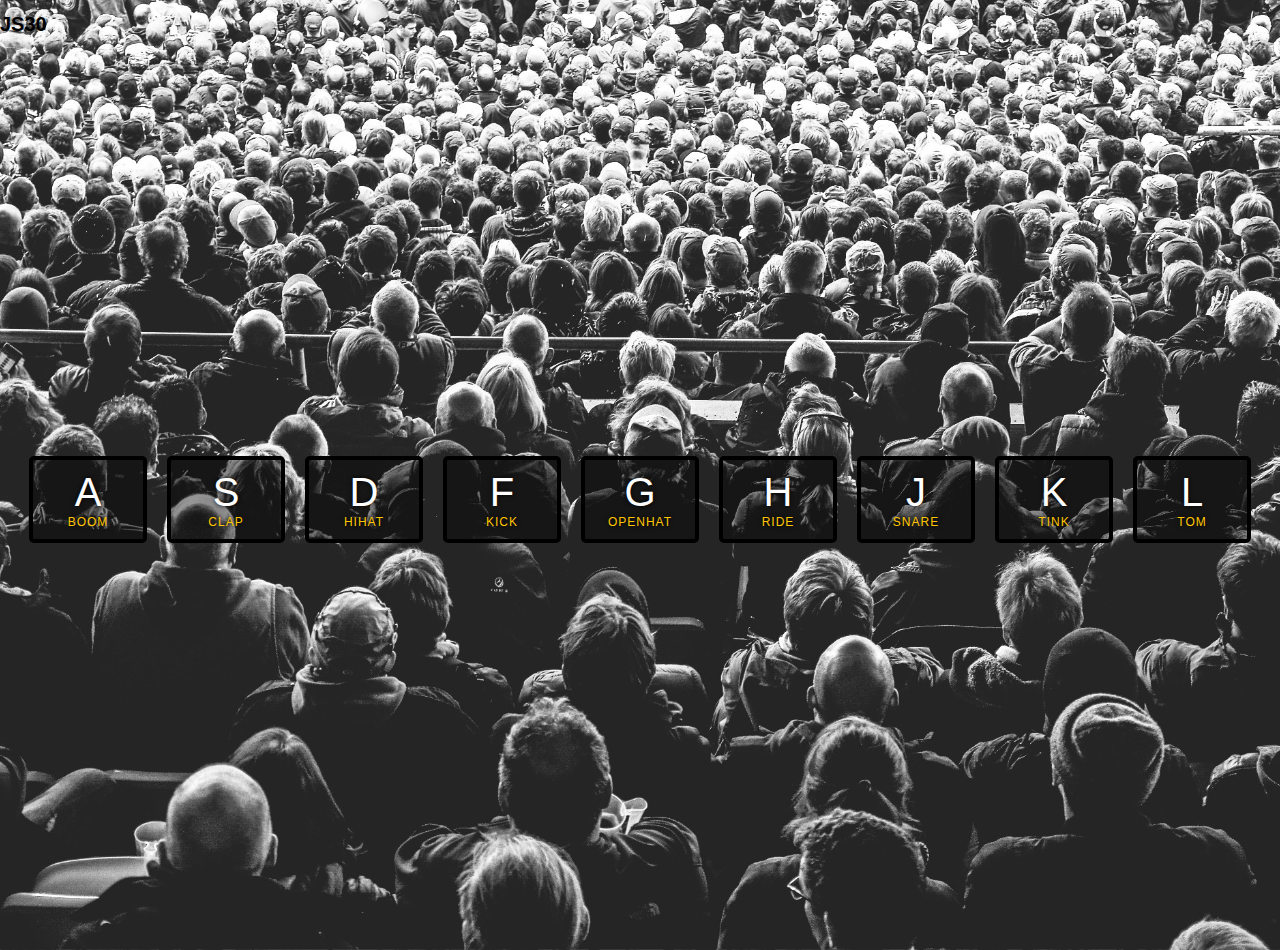
<file: index.html>
<!DOCTYPE html>
<html lang="en">

<head>
    <meta charset="UTF-8">
    <meta http-equiv="X-UA-Compatible" content="IE=edge">
    <meta name="viewport" content="width=device-width, initial-scale=1.0">
    <title>Drum kit</title>
    <link rel="stylesheet" href="css.css">
</head>

<body>
    <h1>JS30</h1>
    <div class="keys">
        <div data-key="65" class="key">
            <span>A</span>
            <span class="sound">boom</span>
        </div>
        <div data-key="83" class="key">
            <span>S</span>
            <span class="sound">clap</span>
        </div>
        <div data-key="68" class="key">
            <span>D</span>
            <span class="sound">hihat</span>
        </div>
        <div data-key="70" class="key">
            <span>F</span>
            <span class="sound">kick</span>
        </div>
        <div data-key="71" class="key">
            <span>G</span>
            <span class="sound">openhat</span>
        </div>
        <div data-key="72" class="key">
            <span>H</span>
            <span class="sound">ride</span>
        </div>
        <div data-key="74" class="key">
            <span>J</span>
            <span class="sound">snare</span>
        </div>
        <div data-key="75" class="key">
            <span>K</span>
            <span class="sound">tink</span>
        </div>
        <div data-key="76" class="key">
            <span>L</span>
            <span class="sound">tom</span>
        </div>
    </div>
    <audio data-key="65" src="sounds/boom.wav"></audio>
    <audio data-key="83" src="sounds/clap.wav"></audio>
    <audio data-key="68" src="sounds/hihat.wav"></audio>
    <audio data-key="70" src="sounds/kick.wav"></audio>
    <audio data-key="71" src="sounds/openhat.wav"></audio>
    <audio data-key="72" src="sounds/ride.wav"></audio>
    <audio data-key="74" src="sounds/snare.wav"></audio>
    <audio data-key="75" src="sounds/tink.wav"></audio>
    <audio data-key="76" src="sounds/tom.wav"></audio>

    <!--<button onclick="playmusic()" type="button">play</button>
    <button onclick="pausemusic()" type="button">pause</button>-->

    <script>

       
        function playsound(e){
            const audio = document.querySelector(`audio[data-key = "${e.keyCode}"]`);
            const key = document.querySelector(`div[data-key = "${e.keyCode}"]`);
            if (!audio) return;
            audio.currentTime = 0;
            audio.play();
            console.log(key);
            key.classList.add('playing');

        }
        function removeTransition(e){
            if(e.propertyName !== 'transform') return;
            this.classList.remove('playing');

        }
        const keys = document.querySelectorAll('.key');
        keys.forEach(key => key.addEventListener('transitionend',removeTransition));

        window.addEventListener('keydown',playsound);




        /*function playmusic() {
            audio.play();
        }
        function pausemusic() {
            audio.pause();
        }*/




    </script>







</body>

</html>
</file>
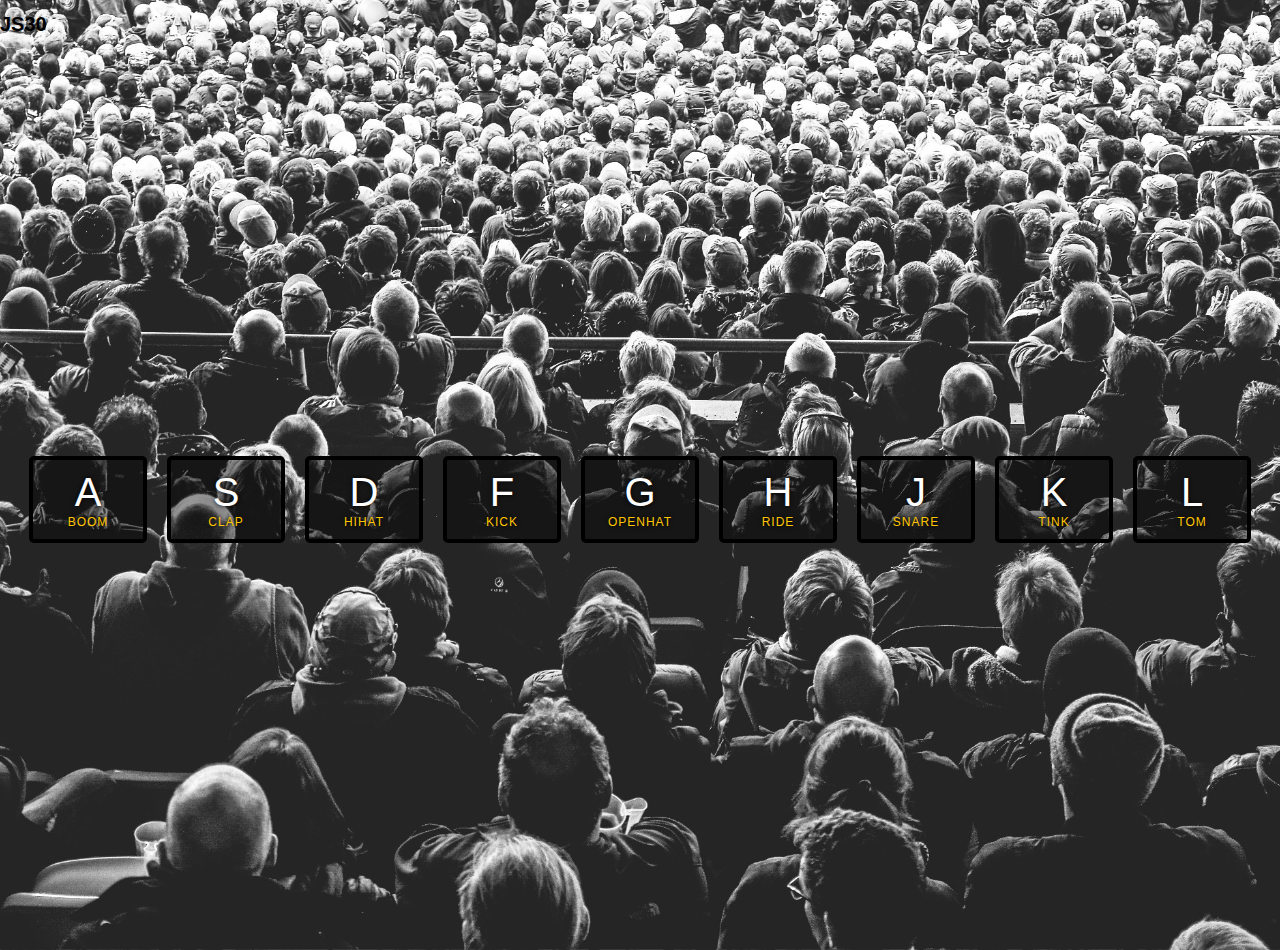
<file: day1/index.html>
<!DOCTYPE html>
<html lang="en">

<head>
    <meta charset="UTF-8">
    <meta http-equiv="X-UA-Compatible" content="IE=edge">
    <meta name="viewport" content="width=device-width, initial-scale=1.0">
    <title>Drum kit</title>
    <link rel="stylesheet" href="css.css">
</head>

<body>
    <h1>JS30</h1>
    <div class="keys">
        <div data-key="65" class="key">
            <span>A</span>
            <span class="sound">boom</span>
        </div>
        <div data-key="83" class="key">
            <span>S</span>
            <span class="sound">clap</span>
        </div>
        <div data-key="68" class="key">
            <span>D</span>
            <span class="sound">hihat</span>
        </div>
        <div data-key="70" class="key">
            <span>F</span>
            <span class="sound">kick</span>
        </div>
        <div data-key="71" class="key">
            <span>G</span>
            <span class="sound">openhat</span>
        </div>
        <div data-key="72" class="key">
            <span>H</span>
            <span class="sound">ride</span>
        </div>
        <div data-key="74" class="key">
            <span>J</span>
            <span class="sound">snare</span>
        </div>
        <div data-key="75" class="key">
            <span>K</span>
            <span class="sound">tink</span>
        </div>
        <div data-key="76" class="key">
            <span>L</span>
            <span class="sound">tom</span>
        </div>
    </div>
    <audio data-key="65" src="sounds/boom.wav"></audio>
    <audio data-key="83" src="sounds/clap.wav"></audio>
    <audio data-key="68" src="sounds/hihat.wav"></audio>
    <audio data-key="70" src="sounds/kick.wav"></audio>
    <audio data-key="71" src="sounds/openhat.wav"></audio>
    <audio data-key="72" src="sounds/ride.wav"></audio>
    <audio data-key="74" src="sounds/snare.wav"></audio>
    <audio data-key="75" src="sounds/tink.wav"></audio>
    <audio data-key="76" src="sounds/tom.wav"></audio>

    <!--<button onclick="playmusic()" type="button">play</button>
    <button onclick="pausemusic()" type="button">pause</button>-->

    <script>

       
        function playsound(e){
            const audio = document.querySelector(`audio[data-key = "${e.keyCode}"]`);
            const key = document.querySelector(`div[data-key = "${e.keyCode}"]`);
            if (!audio) return;
            audio.currentTime = 0;
            audio.play();
            
            key.classList.add('playing');

        }
        function removeTransition(e){
            if(e.propertyName !== 'transform') return;
            this.classList.remove('playing');

        }
        const keys = document.querySelectorAll('.key');

        keys.forEach(key => key.addEventListener('transitionend',removeTransition));

        window.addEventListener('keydown',playsound);




        /*function playmusic() {
            audio.play();
        }
        function pausemusic() {
            audio.pause();
        }*/



    </script>






</body>

</html>
</file>
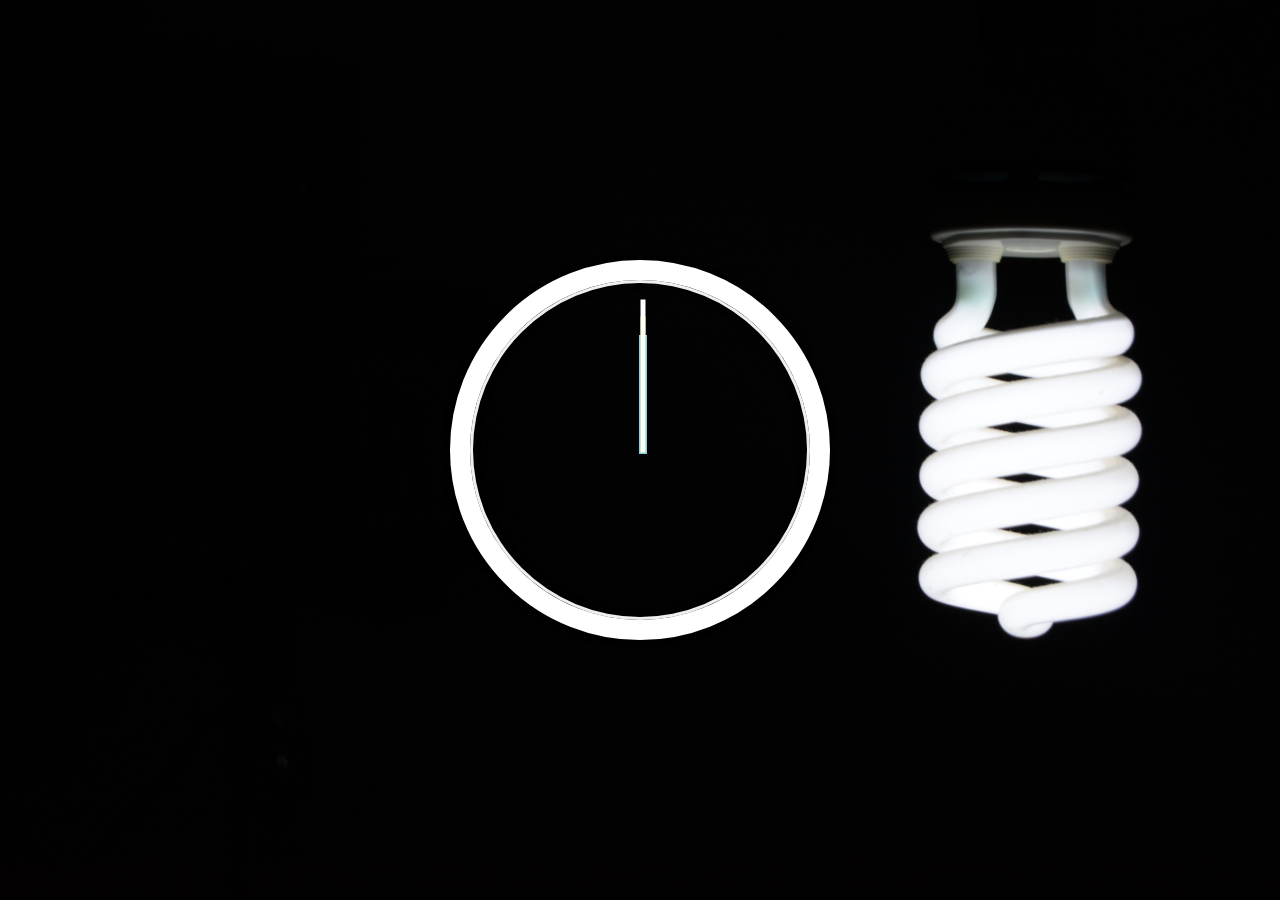
<file: day2/index.html>
<!DOCTYPE html>
<html lang="en">

<head>
    <meta charset="UTF-8">
    <meta http-equiv="X-UA-Compatible" content="IE=edge">
    <meta name="viewport" content="width=device-width, initial-scale=1.0">
    <title>JS Clock</title>
</head>

<body>
    <div class="clock">
        <div class="clock_face">
            <div class="hour_hand"></div>
            <div class="min_hand"></div>
            <div class="sec_hand"></div>
        </div>


    </div>


    <style>
        html {
            background: url(./background.jpg);
            background-size: cover;
            text-align: center;
            font-family: 'helvetica neue';
            font-size: 10px;
        }

        body {
            margin: 0;
            font-size: 2rem;
            display: flex;
            flex: 1;
            min-height: 100vh;
            align-items: center;
        }

        .clock {
            width: 30rem;
            height: 30rem;
            border: 20px solid white;
            border-radius: 50%;
            margin: 50px auto;
            position: relative;
            padding: 2rem;
            box-shadow:
                0 0 0 4px rgba(0, 0, 0, 0.1),
                inset 0 0 0 3px #EFEFEF,
                inset 0 0 10px black,
                0 0 10px rgba(0, 0, 0, 0.2);
        }

        .clock-face {
            position: relative;
            width: 100%;
            height: 100%;
            transform: translateY(-3px);

        }

        .sec_hand {
            width: 45%;
            height: 5px;
            background: white;
            position: absolute;
            top: 50%;
            transform-origin: 100%;
            transition-timing-function: ease-in-out;
            transform: rotate(90deg);
            transition: all 0.5s;

        }

        .hour_hand {
            width: 35%;
            margin-left: 10%;
            height: 8px;
            background: skyblue;
            position: absolute;
            top: 50%;
            transform-origin: 100%;
            transform: rotate(90deg);
            transition-timing-function: ease-in-out;
            transition: all 0.5s;
        }

        .min_hand {
            width: 40%;
            margin-left: 5%;
            height: 5px;
            background: yellowgreen;
            position: absolute;
            top: 50%;
            transform-origin: 100%;
            transform: rotate(90deg);
            transition-timing-function: ease-in-out;
            transition: all 0.5s;
        }
    </style>

    <script>
        const secHand = document.querySelector('.sec_hand');
        const minHand = document.querySelector('.min_hand');
        const hourHand = document.querySelector('.hour_hand');

        function setDate() {
            const now = new Date();
            const sec = now.getSeconds();
            const secDegrees = ((sec / 60) * 360) + 90;
            if (secDegrees == 90) {
                document.querySelector('.sec_hand').style.transition = 'none';
            }
            else {
                document.querySelector('.sec_hand').style.transition = 'all 0.5s';

            }//if degrees = 90deg then shut down the animation.
            secHand.style.transform = `rotate(${secDegrees}deg)`;
            const min = now.getMinutes();
            const minDegrees = ((min / 60) * 360) + 90;
            minHand.style.transform = `rotate(${minDegrees}deg)`;
            const hour = now.getHours();
            const hourDegrees = ((hour / 12) * 360) + (min / 5) + 90;
            hourHand.style.transform = `rotate(${hourDegrees}deg)`;
        }
        
        setInterval(setDate, 1000);
    </script>

</body>

</html>
</file>
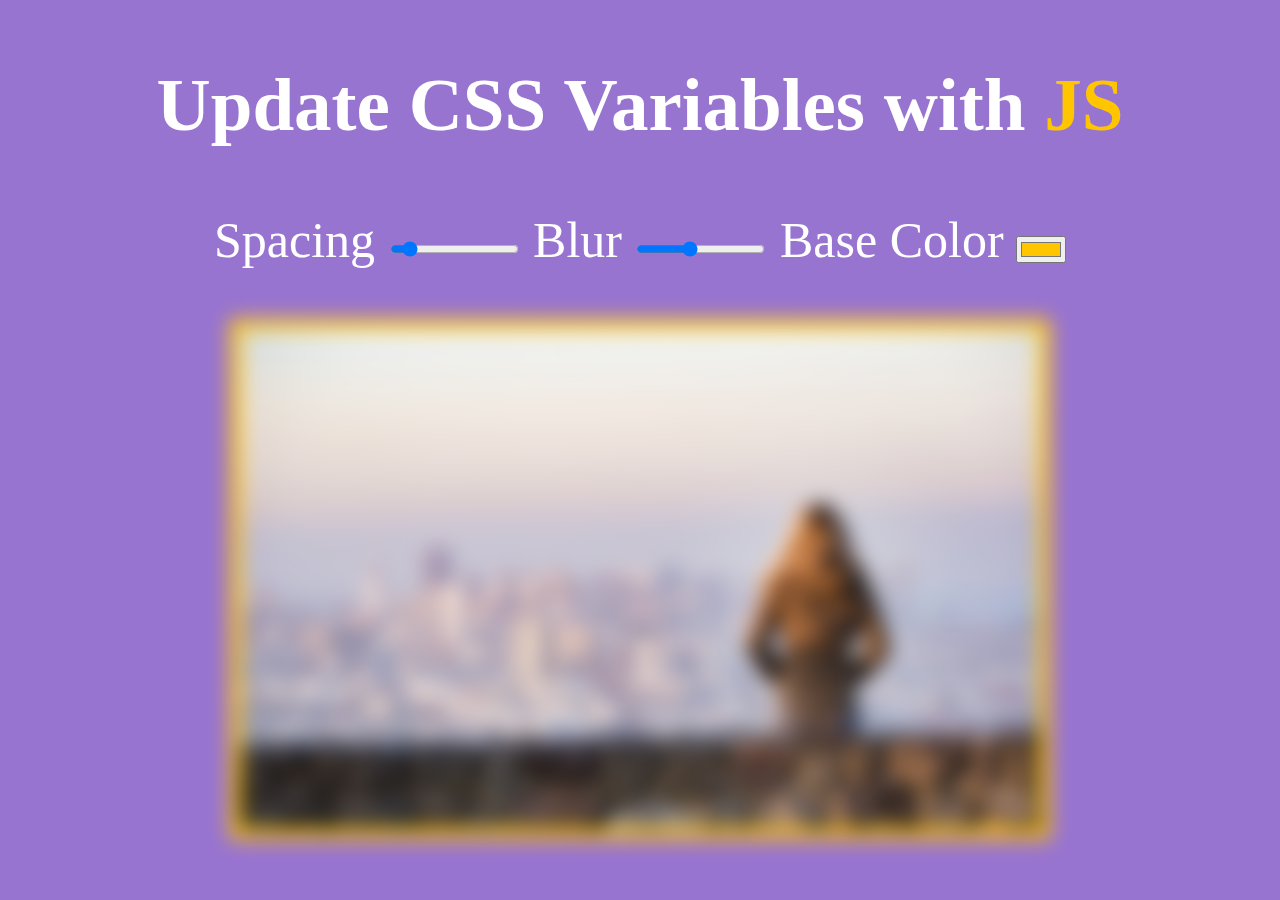
<file: day3/index.html>
<!DOCTYPE html>
<html lang="en">
<head>
    <meta charset="UTF-8">
    <meta http-equiv="X-UA-Compatible" content="IE=edge">
    <meta name="viewport" content="width=device-width, initial-scale=1.0">
    <title>Update CSS Variables with JS</title>
</head>
<body>
    <h2>Update CSS Variables with <span class="h1">JS</span></h2>
    <div class="control">
        <label>Spacing</label>
        <input type="range" name="spacing" min="10" max="100" value="20" data-sizing="px">
        <label>Blur</label>
        <input type="range" name="blur" min="0" max="25" value="10" data-sizing="px">
        <label>Base Color</label>
        <input type="color" name="base" value="#ffc600">
    </div>
    <img src="./image.jpg">

</body>

<style>

    :root{
        --base: #ffc600;
        --spacing : 10px;
        --blur : 10px;
    }

    img{
        padding: var(--spacing);
        background: var(--base);
        filter: blur(var(--blur));
    }
    .h1{
        color: var(--base);
    }

    body{
        text-align: center;
        background: rgb(152, 116, 209);
        color: white;
        font-size: 50px;
        font-weight: 100;
    }
    .control{
        margin-bottom: 50px;
    }




</style>

<script>
    const inputs = document.querySelectorAll('.control input');
    
    function handleUpdate(){
        const suffix = this.dataset.sizing || '';
        document.documentElement.style.setProperty(`--${this.name}`,this.value + suffix);
        console.log(this.value);
    }
    inputs.forEach(input => input.addEventListener('change',handleUpdate));
    inputs.forEach(input => input.addEventListener('mousemove',handleUpdate));
</script>

</html>
</file>
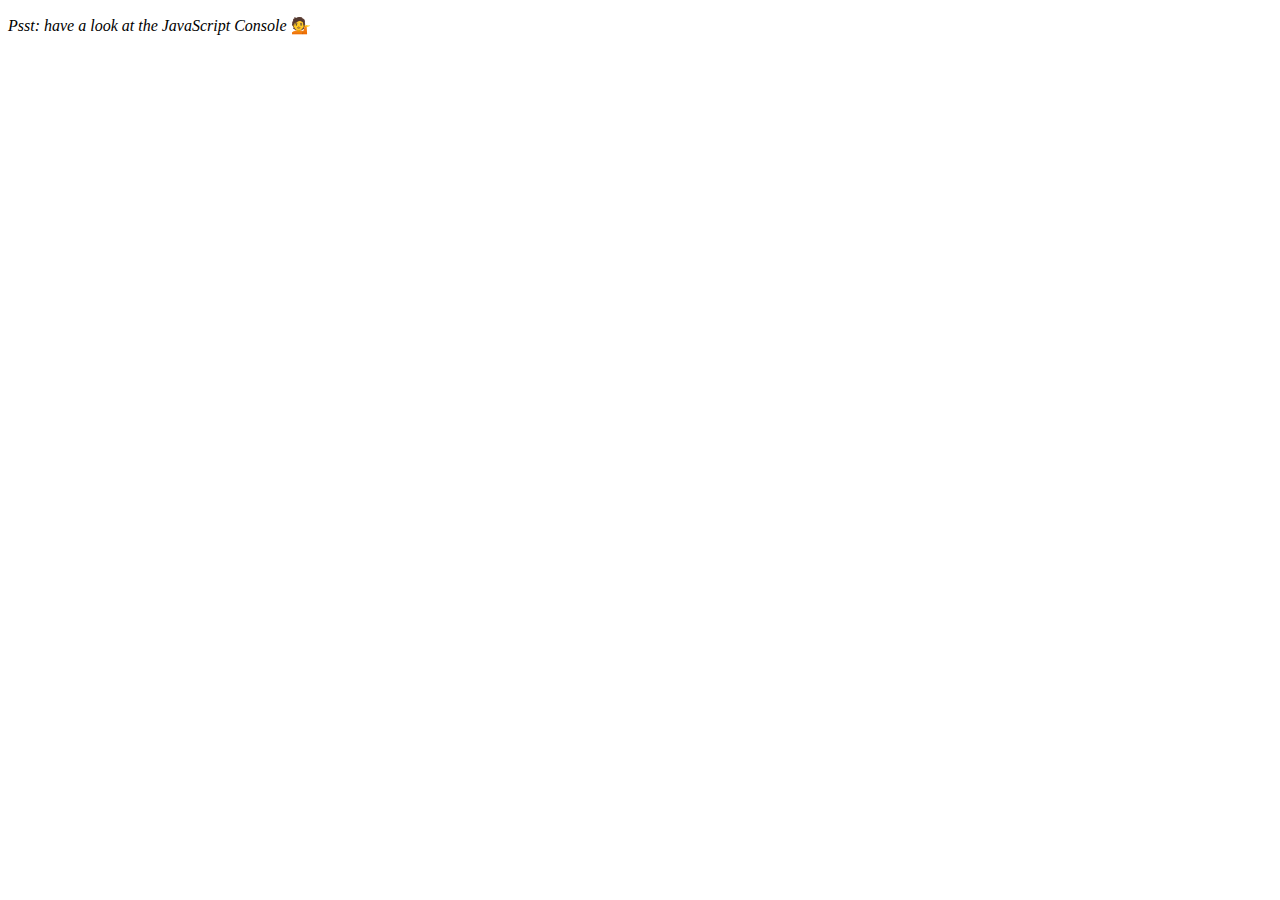
<file: day4/index.html>
<!DOCTYPE html>
<html lang="en">
<head>
  <meta charset="UTF-8">
  <title>Array Cardio 💪</title>
</head>
<body>
  <p><em>Psst: have a look at the JavaScript Console</em> 💁</p>
  
  <script>
    // Get your shorts on - this is an array workout!
    // ## Array Cardio Day 1

    // Some data we can work with

    const inventors = [
      { first: 'Albert', last: 'Einstein', year: 1879, passed: 1955 },
      { first: 'Isaac', last: 'Newton', year: 1643, passed: 1727 },
      { first: 'Galileo', last: 'Galilei', year: 1564, passed: 1642 },
      { first: 'Marie', last: 'Curie', year: 1867, passed: 1934 },
      { first: 'Johannes', last: 'Kepler', year: 1571, passed: 1630 },
      { first: 'Nicolaus', last: 'Copernicus', year: 1473, passed: 1543 },
      { first: 'Max', last: 'Planck', year: 1858, passed: 1947 },
      { first: 'Katherine', last: 'Blodgett', year: 1898, passed: 1979 },
      { first: 'Ada', last: 'Lovelace', year: 1815, passed: 1852 },
      { first: 'Sarah E.', last: 'Goode', year: 1855, passed: 1905 },
      { first: 'Lise', last: 'Meitner', year: 1878, passed: 1968 },
      { first: 'Hanna', last: 'Hammarström', year: 1829, passed: 1909 }
    ];

    const people = [
      'Bernhard, Sandra', 'Bethea, Erin', 'Becker, Carl', 'Bentsen, Lloyd', 'Beckett, Samuel', 'Blake, William', 'Berger, Ric', 'Beddoes, Mick', 'Beethoven, Ludwig',
      'Belloc, Hilaire', 'Begin, Menachem', 'Bellow, Saul', 'Benchley, Robert', 'Blair, Robert', 'Benenson, Peter', 'Benjamin, Walter', 'Berlin, Irving',
      'Benn, Tony', 'Benson, Leana', 'Bent, Silas', 'Berle, Milton', 'Berry, Halle', 'Biko, Steve', 'Beck, Glenn', 'Bergman, Ingmar', 'Black, Elk', 'Berio, Luciano',
      'Berne, Eric', 'Berra, Yogi', 'Berry, Wendell', 'Bevan, Aneurin', 'Ben-Gurion, David', 'Bevel, Ken', 'Biden, Joseph', 'Bennington, Chester', 'Bierce, Ambrose',
      'Billings, Josh', 'Birrell, Augustine', 'Blair, Tony', 'Beecher, Henry', 'Biondo, Frank'
    ];
    
    // Array.prototype.filter()
    // 1. Filter the list of inventors for those who were born in the 1500's
    // const fifteen = inventors.filter(function(inventor){
    //  if(inventor.year >= 1500 && inventor.year <= 1599){
    //    return true;
    //  }
    //});
    const fifteen = inventors.filter(e => (e.year >= 1500 && e.year <= 1599));
    
    console.table(fifteen);
  
    // Array.prototype.map()
    // 2. Give us an array of the inventors first and last names
    const fullNames = inventors.map(inventor => (inventor.first +" "+ inventor.last));

    console.log(fullNames);

    // Array.prototype.sort()
    // 3. Sort the inventors by birthdate, oldest to youngest
    const ordered = inventors.sort((a, b) => (a.year - b.year ));
    console.table(ordered);

    // Array.prototype.reduce()
    // 4. How many years did all the inventors live all together?
      const totalYears = inventors.reduce((total,inventor) =>{
        return total + (inventor.passed - inventor.year);
      },0);
      console.log(totalYears);
    // 5. Sort the inventors by years lived
      const oldest = inventors.sort(function(a,b){
        const lastGuy = a.passed - a.year;
        const nextGuy = b.passed - b.year;
        return lastGuy > nextGuy ? 1:-1;
      });
      console.table(oldest);

    // 6. create a list of Boulevards in Paris that contain 'de' anywhere in the name
    // https://en.wikipedia.org/wiki/Category:Boulevards_in_Paris


    // 7. sort Exercise
    // Sort the people alphabetically by last name
    const alpha = people.sort(function(a,b){
      const [alast,afirst] = a.split(', ');
      const [blast,bfirst] = b.split(', ');
      return alast > blast ? 1:-1;
    });
    console.log(alpha);

    // 8. Reduce Exercise
    // Sum up the instances of each of these
    const data = ['car', 'car', 'truck', 'truck', 'bike', 'walk', 'car', 'van', 'bike', 'walk', 'car', 'van', 'car', 'truck' ];
    const transportation = data.reduce(function(obj,item){
      if(!obj[item]){
        obj[item] = 0;
      }
      obj[item]++;
      return obj;
    },{});
    console.log(transportation);
  </script>
</body>
</html>
</file>
<file: css.css>
html {
    font-size: 10px;
    background: url('./background.jpg') bottom center;
    background-size: cover;
  }
  
  body,html {
    margin: 0;
    padding: 0;
    font-family: sans-serif;
  }
  
  .keys {
    display: flex;
    flex: 1;
    min-height: 100vh;
    align-items: center;
    justify-content: center;
  }
  
  .key {
    border: .4rem solid black;
    border-radius: .5rem;
    margin: 1rem;
    font-size: 1.5rem;
    padding: 1rem .5rem;
    transition: all .07s ease;
    width: 10rem;
    text-align: center;
    color: white;
    background: rgba(0,0,0,0.4);
    text-shadow: 0 0 .5rem black;
  }
  
  .playing {
    transform: scale(1.1);
    border-color: #ffc600;
    box-shadow: 0 0 1rem #ffc600;
  }
  
  span {
    display: block;
    font-size: 4rem;
  }
  
  .sound {
    font-size: 1.2rem;
    text-transform: uppercase;
    letter-spacing: .1rem;
    color: #ffc600;
  }
</file>
<file: day1/css.css>
html {
    font-size: 10px;
    background: url('./background.jpg') bottom center;
    background-size: cover;
  }
  
  body,html {
    margin: 0;
    padding: 0;
    font-family: sans-serif;
  }
  
  .keys {
    display: flex;
    flex: 1;
    min-height: 100vh;
    align-items: center;
    justify-content: center;
  }
  
  .key {
    border: .4rem solid black;
    border-radius: .5rem;
    margin: 1rem;
    font-size: 1.5rem;
    padding: 1rem .5rem;
    transition: all .07s ease;
    width: 10rem;
    text-align: center;
    color: white;
    background: rgba(0,0,0,0.4);
    text-shadow: 0 0 .5rem black;
  }
  
  .playing {
    transform: scale(1.1);
    border-color: #ffc600;
    box-shadow: 0 0 1rem #ffc600;
  }
  
  span {
    display: block;
    font-size: 4rem;
  }
  
  .sound {
    font-size: 1.2rem;
    text-transform: uppercase;
    letter-spacing: .1rem;
    color: #ffc600;
  }
</file>
